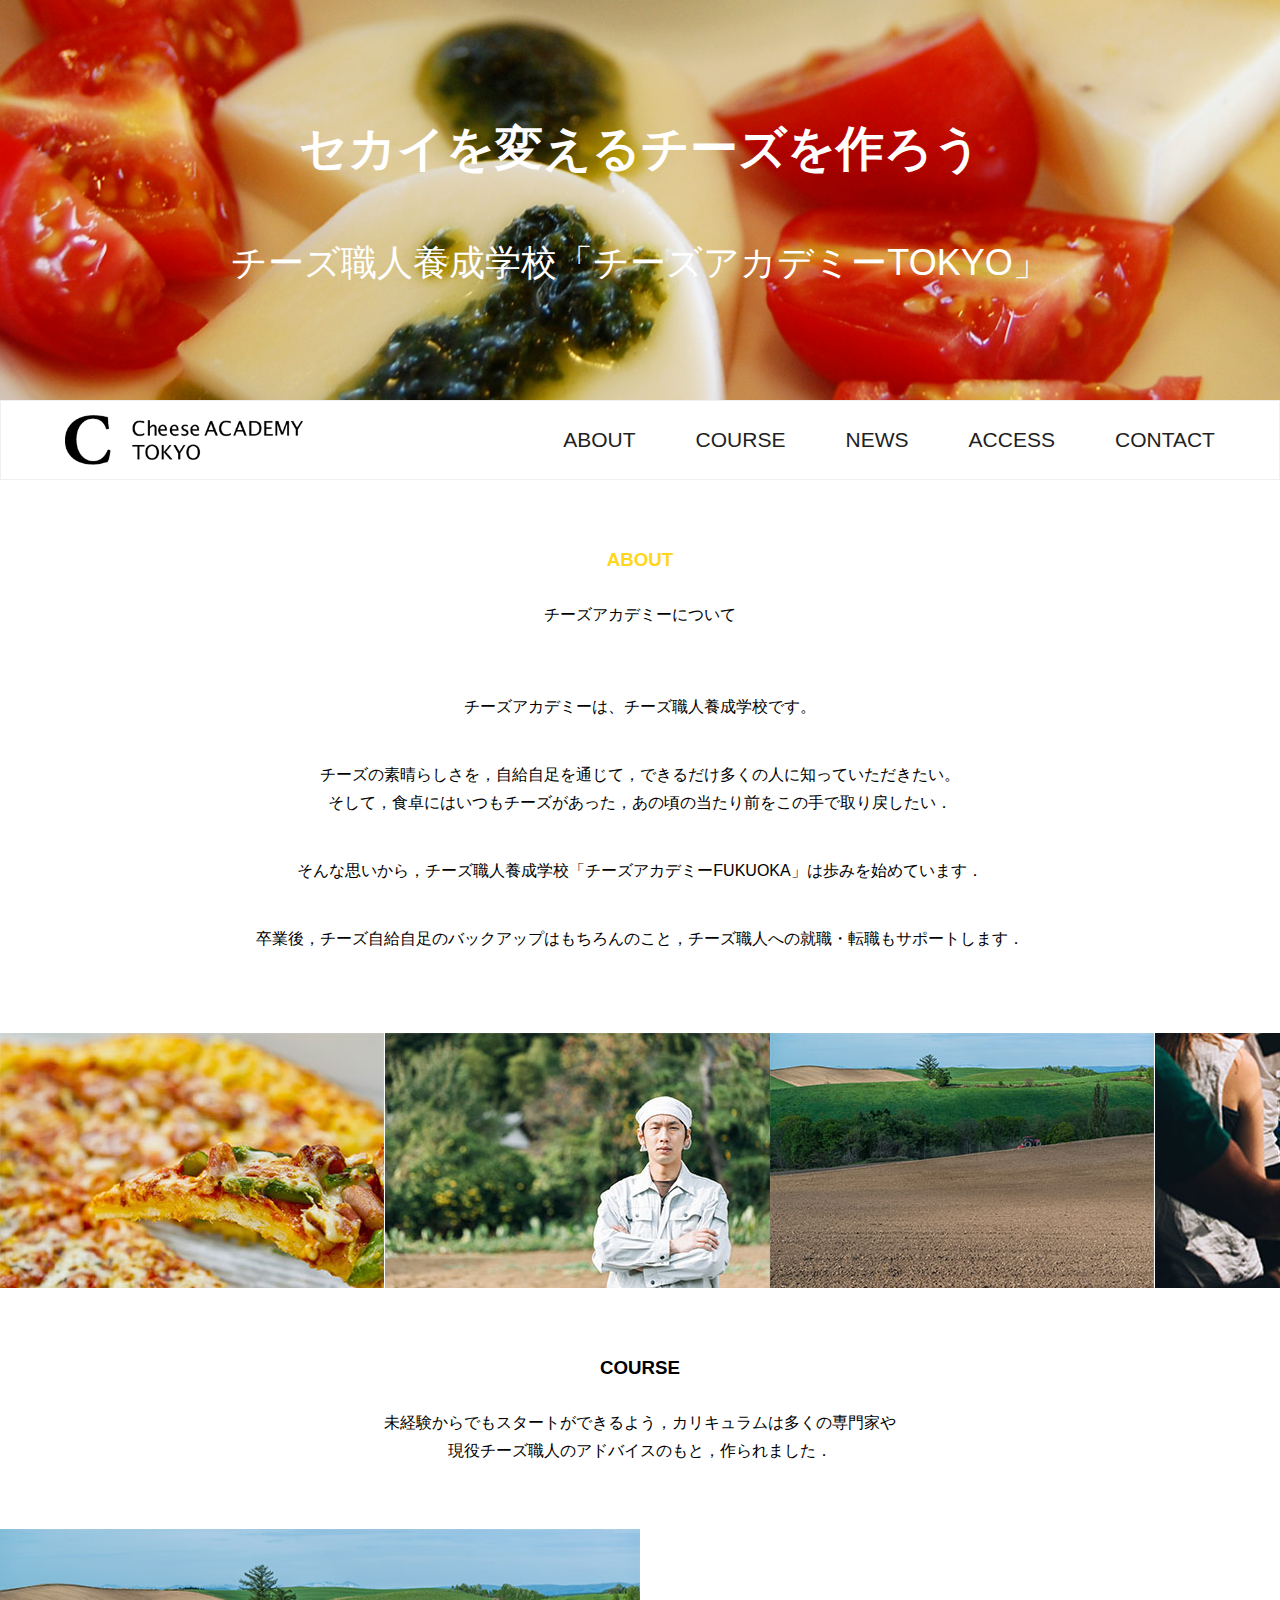
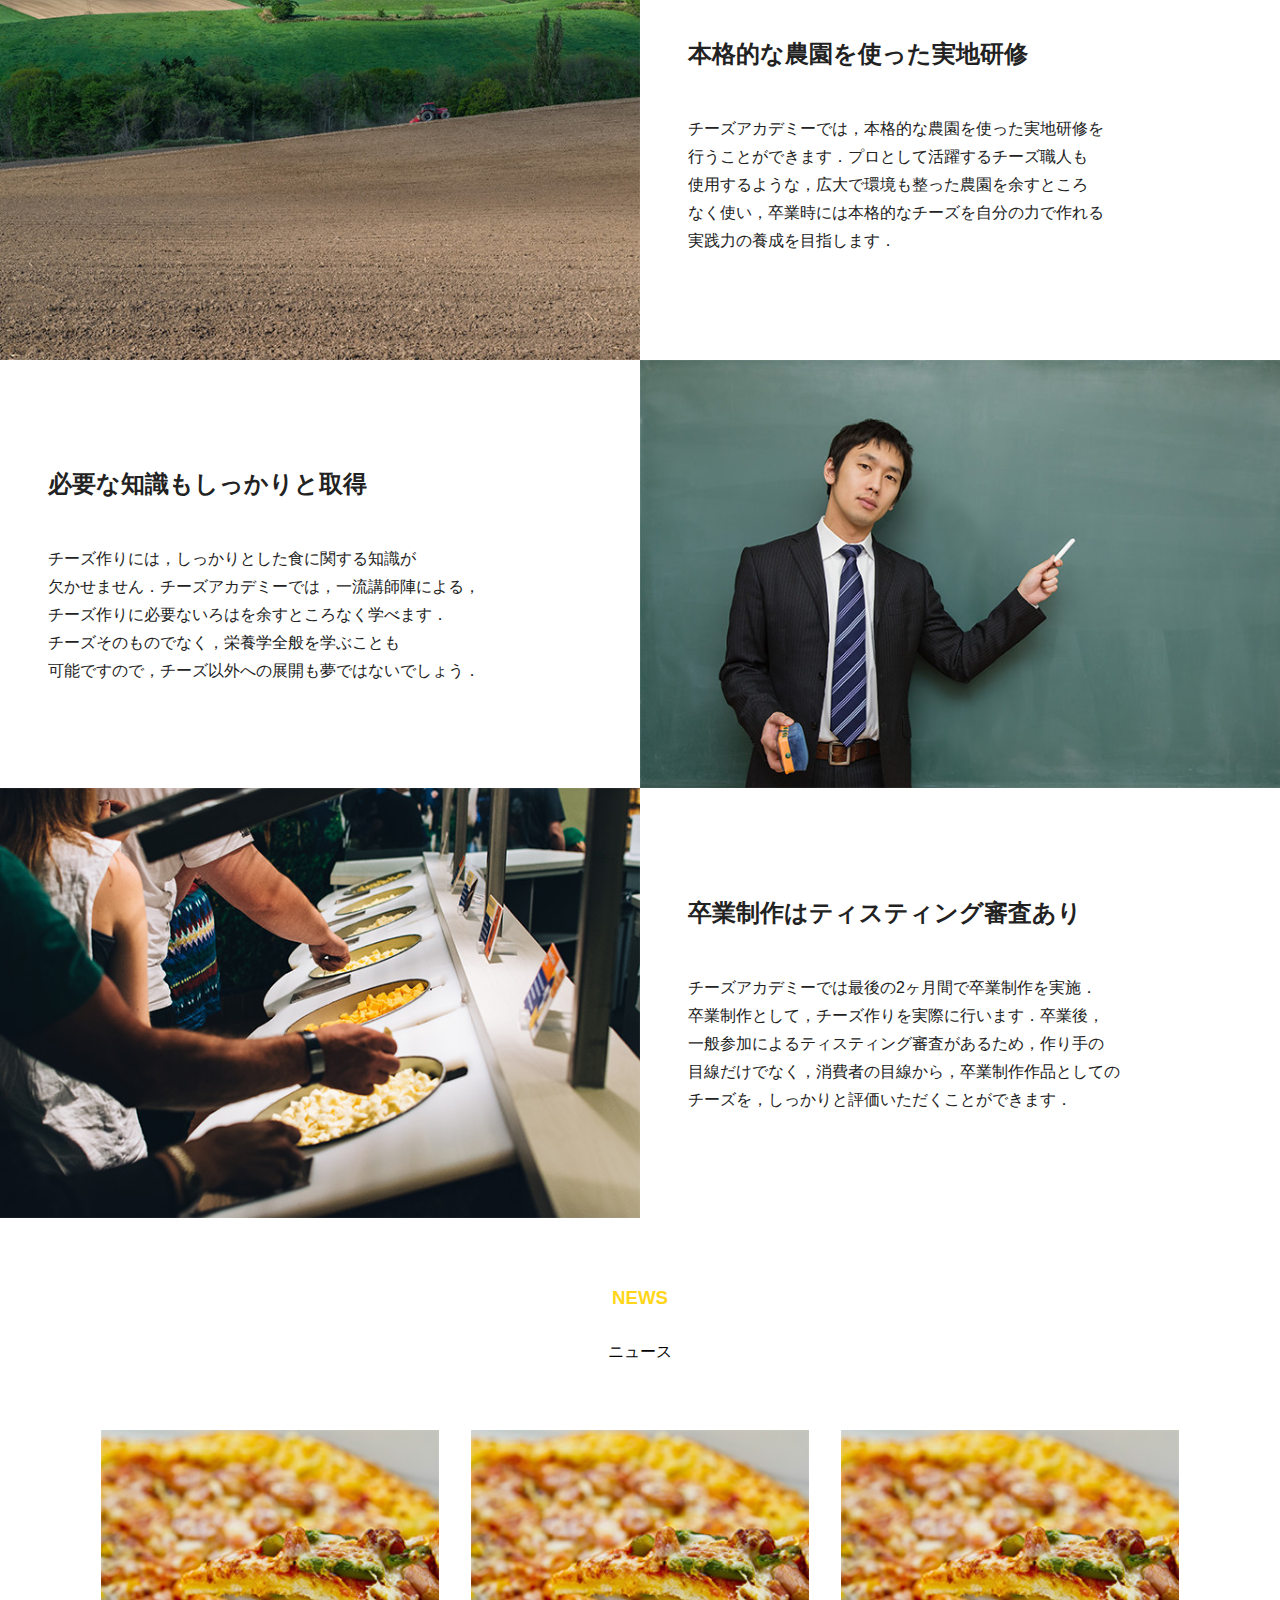
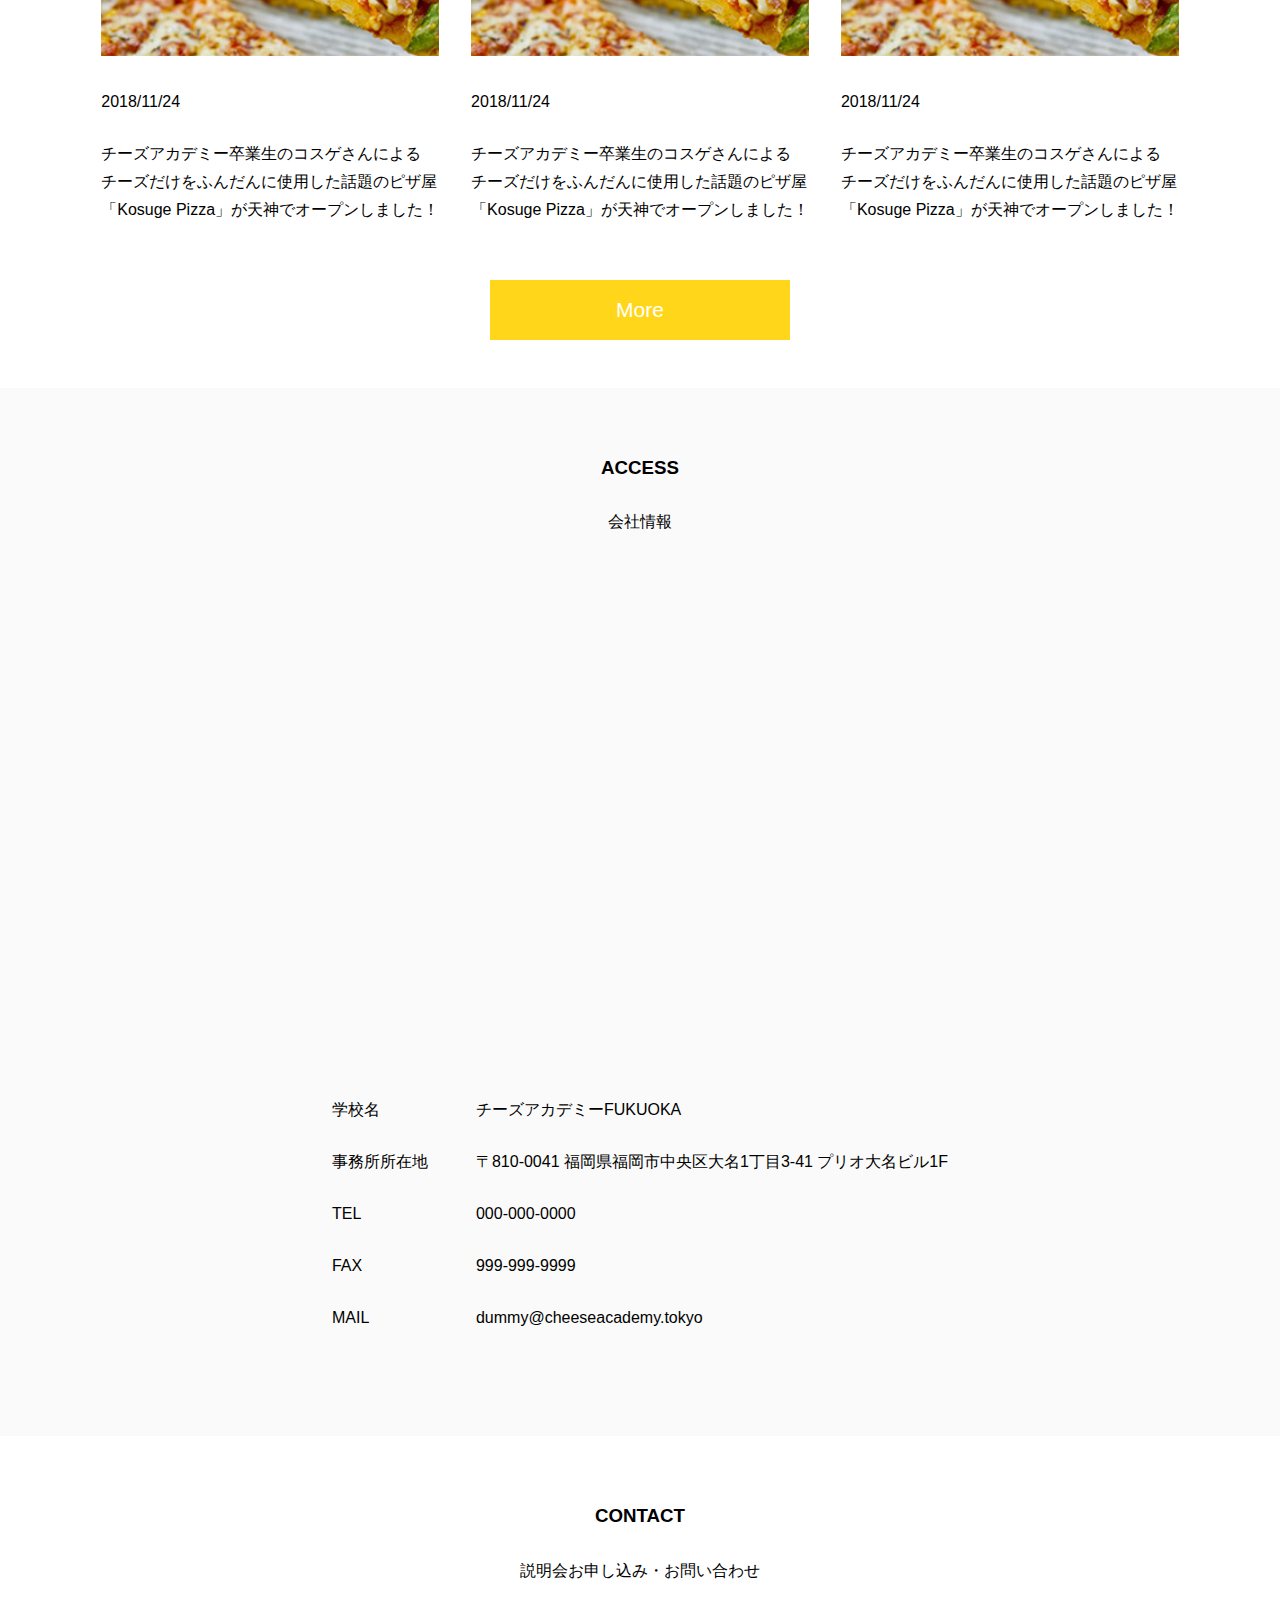
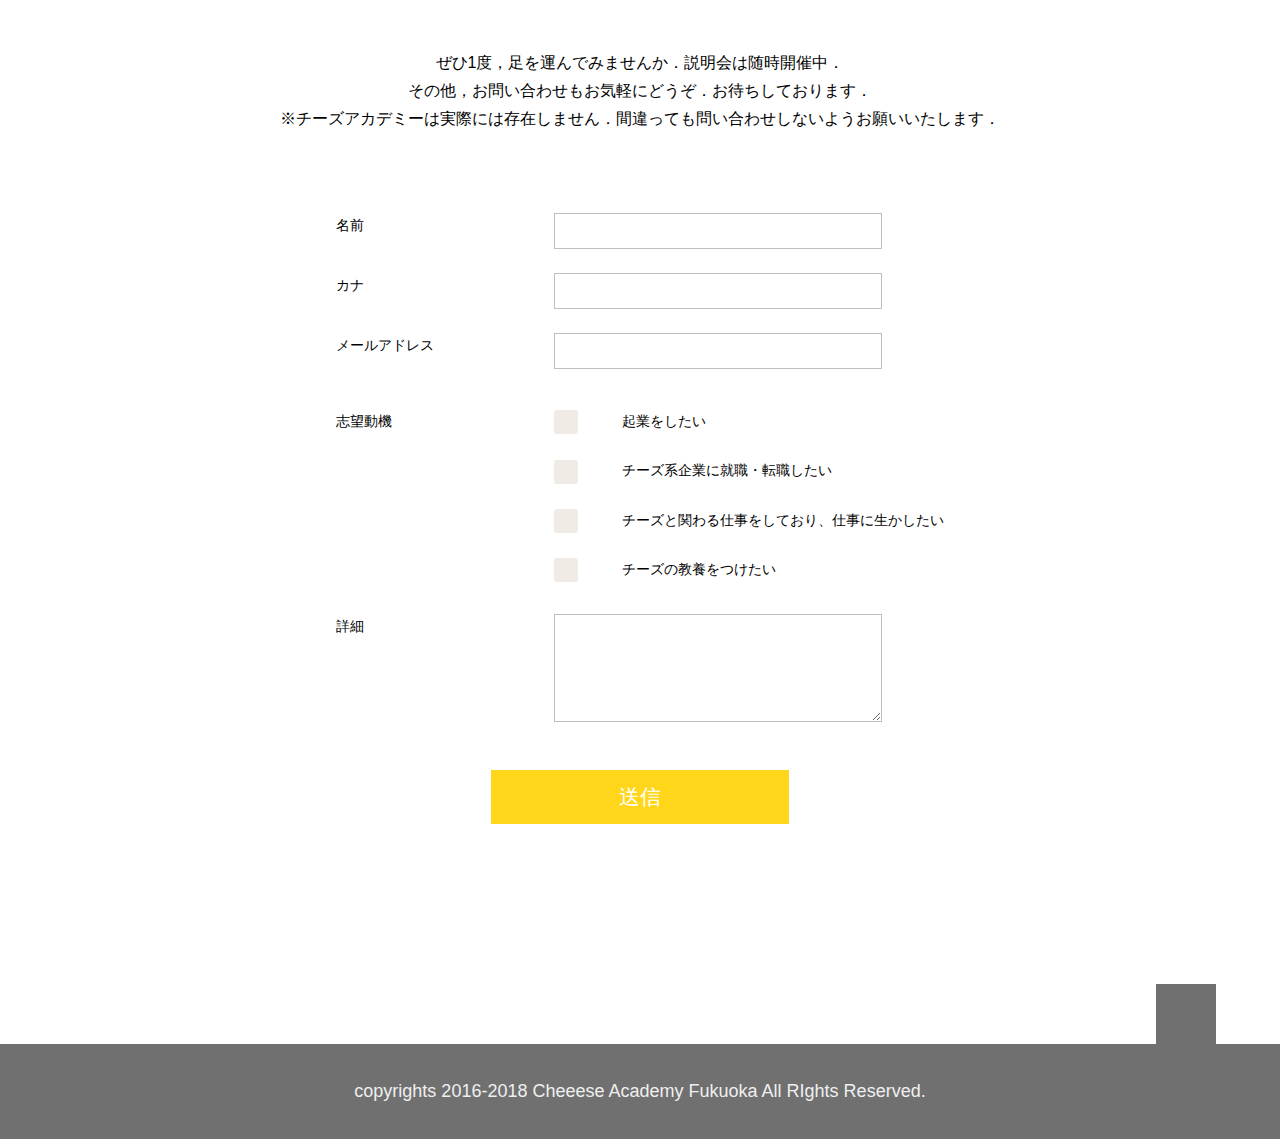
<file: index.html>
<!DOCTYPE html>
<html lang="ja">

<head>
    <meta charset="UTF-8">
    <meta name="viewport" content="width=device-width, initial-scale=1.0">
    <meta http-equiv="X-UA-Compatible" content="ie=edge">
    <title>チーズアカデミー</title>
    <meta name="description" content=“世界を変えるチーズを作ろう。チーズアカデミーは、チーズ職人を養成するための学校です。”>
    <meta property="og:title" content="チーズアカデミー">
    <meta property="og:type" content="website" />
    <meta property="og:url" content="#" />
    <meta property="og:site_name" content="チーズアカデミー" />
    <meta property="og:description" content="世界を変えるチーズを作ろう。チーズアカデミーは、チーズ職人を養成するための学校です。" />
    <meta name="format-detection" content="telephone=no">
    <link rel="canonical" href="#">
    <link rel="stylesheet" type="text/css" href="./css/reset.css" />
    <link rel="stylesheet" type="text/css" href="./css/sanitize.css" />
    <link rel="stylesheet" type="text/css" href="./css/style.css" />
    <!-- あらかじめcssを読み込んでいるので設定しなくてOK-->
    <script src="./js/main.js"></script>
</head>

<body>
    <!-- ここから記述しよう -->
    <div class="header">
        <div class="header-title">
            <div class="header-title-text">
                <h1>セカイを変えるチーズを作ろう</h1>
                <h2>チーズ職人養成学校「チーズアカデミーTOKYO」</h2>
            </div>
        </div>
        <div class="header-nav">
            <img src="./img/header_logo.png" alt="">
            <a href="#anchor-about">ABOUT</a>
            <a href="#anchor-course">COURSE</a>
            <a href="#anchor-news">NEWS</a>
            <a href="#anchor-access">ACCESS</a>
            <a href="#anchor-contact">CONTACT</a>
        </div>
    </div>

    <div class="main">
        <div class="article">
            <div class="section-header">
                <h3 class="yellow-text" id="anchor-about">ABOUT</h3>
                <H4>チーズアカデミーについて</H4>
            </div>
            <div class="section-text">
                <p>チーズアカデミーは、チーズ職人養成学校です。</p>
                <p>チーズの素晴らしさを，自給自足を通じて，できるだけ多くの人に知っていただきたい。<br>そして，食卓にはいつもチーズがあった，あの頃の当たり前をこの手で取り戻したい．</p>
                <p>そんな思いから，チーズ職人養成学校「チーズアカデミーFUKUOKA」は歩みを始めています．</p>
                <p>卒業後，チーズ自給自足のバックアップはもちろんのこと，チーズ職人への就職・転職もサポートします．</p>
            </div>
            <div class="slide-contents">
                <div class="slide-wrapper">
                    <img class="slide" src="./img/about_04.jpg" alt="">
                    <img class="slide" src="./img/about_03.jpg" alt="">
                    <img class="slide" src="./img/about_02.jpg" alt="">
                    <img class="slide" src="./img/about_01.jpg" alt="">
                </div>
                <div class="slide-wrapper">
                    <img class="slide" src="./img/about_04.jpg" alt="">
                    <img class="slide" src="./img/about_03.jpg" alt="">
                    <img class="slide" src="./img/about_02.jpg" alt="">
                    <img class="slide" src="./img/about_01.jpg" alt="">
                </div>
            </div>
            <div class="section-header">
                <h3 id="anchor-course">COURSE</h3>
                <p>未経験からでもスタートができるよう，カリキュラムは多くの専門家や<br>現役チーズ職人のアドバイスのもと，作られました．</p>
            </div>
            <div class="course-contents">

                <div class="course-row">
                    <img class="course-img" src="./img/course_01.jpg" alt="">
                    <div class="course-text">
                        <div class="corse-text-child">
                            <h3>本格的な農園を使った実地研修</h3>
                            <p>チーズアカデミーでは，本格的な農園を使った実地研修を<br>行うことができます．プロとして活躍するチーズ職人も<br>使用するような，広大で環境も整った農園を余すところ<br>なく使い，卒業時には本格的なチーズを自分の力で作れる<br>実践力の養成を目指します．</p>
                        </div>
                    </div>
                </div>

                <div class="course-row">
                    <div class="course-text">
                        <div class="corse-text-child">
                            <h3>必要な知識もしっかりと取得</h3>
                            <p>チーズ作りには，しっかりとした食に関する知識が<br>欠かせません．チーズアカデミーでは，一流講師陣による，<br>チーズ作りに必要ないろはを余すところなく学べます．<br>チーズそのものでなく，栄養学全般を学ぶことも<br>可能ですので，チーズ以外への展開も夢ではないでしょう．</p>
                        </div>
                    </div>
                    <img class="course-img" src="./img/course_02.jpg" alt="">
                </div>

                <div class="course-row">
                    <img class="course-img" src="./img/course_03.jpg" alt="">
                    <div class="course-text">
                        <div class="corse-text-child">
                            <h3>卒業制作はティスティング審査あり</h3>
                            <p>チーズアカデミーでは最後の2ヶ月間で卒業制作を実施．<br>卒業制作として，チーズ作りを実際に行います．卒業後，<br>一般参加によるティスティング審査があるため，作り手の<br>目線だけでなく，消費者の目線から，卒業制作作品としての<br>チーズを，しっかりと評価いただくことができます．</p>
                        </div>
                    </div>
                </div>
            </div>
            <div>
                <div class="section-header">
                    <h3 class="yellow-text" id="anchor-news">NEWS</h3>
                    <P>ニュース</P>
                </div>
                <div class="news-wrap">
                    <div class="news-contaner">
                        <img src="./img/news_img.jpg" alt="">
                        <p class="news-container-day">2018/11/24</p>
                        <p>チーズアカデミー卒業生のコスゲさんによる<br>チーズだけをふんだんに使用した話題のピザ屋<br>「Kosuge Pizza」が天神でオープンしました！</p>
                    </div>
                    <div class="news-contaner">
                        <img src="./img/news_img.jpg" alt="">
                        <p class="news-container-day">2018/11/24</p>
                        <p>チーズアカデミー卒業生のコスゲさんによる<br>チーズだけをふんだんに使用した話題のピザ屋<br>「Kosuge Pizza」が天神でオープンしました！</p>
                    </div>
                    <div class="news-contaner">
                        <img src="./img/news_img.jpg" alt="">
                        <p class="news-container-day">2018/11/24</p>
                        <p>チーズアカデミー卒業生のコスゲさんによる<br>チーズだけをふんだんに使用した話題のピザ屋<br>「Kosuge Pizza」が天神でオープンしました！</p>
                    </div>
                </div>
            </div>
            <div class="btn-parent">
                <button class="btn-more">More</button>
            </div>
            <div  class="access-section">
                <div class="section-header">
                    <h3 id="anchor-access">ACCESS</h3>
                    <p>会社情報</p>
                </div>
                <div class="map-parent">
                    <iframe src="https://www.google.com/maps/embed?pb=!1m18!1m12!1m3!1d3323.721219658258!2d130.3918947757757!3d33.58658684217457!2m3!1f0!2f0!3f0!3m2!1i1024!2i768!4f13.1!3m3!1m2!1s0x3541918695a762f1%3A0x4cd666427ea8220!2z44CSODEwLTAwNDEg56aP5bKh55yM56aP5bKh5biC5Lit5aSu5Yy65aSn5ZCN77yR5LiB55uu77yT4oiS77yU77yRIOODl-ODquOCquWkp-WQjeODk-ODqyAxZg!5e0!3m2!1sja!2sjp!4v1713422086085!5m2!1sja!2sjp"></iframe>
                </div>
                <div class="text-parent">
                    <div class="text-right">
                        <p>学校名</p>
                        <p>事務所所在地</p>
                        <p>TEL</p>
                        <p>FAX</p>
                        <p>MAIL</p>
                    </div>
                    <div class="text-left">
                        <p>チーズアカデミーFUKUOKA</p>
                        <p>〒810-0041 福岡県福岡市中央区大名1丁目3-41 プリオ大名ビル1F</p>
                        <p>000-000-0000</p>
                        <p>999-999-9999</p>
                        <p>dummy@cheeseacademy.tokyo</p>
                    </div>
                </div>
            </div>
            <div class="contact-section">
                <div class="section-header">
                    <h3 id="anchor-contact">CONTACT</h3>
                    <p>説明会お申し込み・お問い合わせ</p>
                </div>
                <div class="contents">
                    <p class="contents-p">ぜひ1度，足を運んでみませんか．説明会は随時開催中．<br>その他，お問い合わせもお気軽にどうぞ．お待ちしております．</p>
                    <p>※チーズアカデミーは実際には存在しません．間違っても問い合わせしないようお願いいたします．</p>
                </div>

                <!-- フォームタグにテーブルを入れて作成する -->
                <div class="contact">
                    <form action="">
                        <table class="contact-table">
                            <tr>
                                <th class="table-title">名前</th>
                                <td class="table-value">
                                    <input type="text" class="text-form" id="inp-name">
                                </td>
                            </tr>
                            <tr>
                                <th class="table-title">カナ</th>
                                <td class="table-value">
                                    <input type="text" class="text-form" id="inp-kana">
                                </td>
                            </tr>
                            <tr>
                                <th class="table-title">メールアドレス</th>
                                <td class="table-value">
                                    <input type="text" class="text-form" id="inp-mail">
                                </td>
                            </tr>
                            <tr>
                                <th class="table-title">志望動機</th>
                                <td class="table-value">
                                    <label class="motive-label" for="" id="inp-startup">
                                        <input type="checkbox">
                                        <span>起業をしたい</span>
                                    </label>
                                    <label class="motive-label" for="" id="inp-changejob">
                                        <input type="checkbox">
                                        <span>チーズ系企業に就職・転職したい</span>
                                    </label>
                                    <label class="motive-label" for="" id="inp-skill">
                                        <input type="checkbox">
                                        <span>チーズと関わる仕事をしており、仕事に生かしたい</span>
                                    </label>
                                    <label class="motive-label" for=""v id="inp-education">
                                        <input type="checkbox">
                                        <span>チーズの教養をつけたい</span>
                                    </label>
                                </td>
                            </tr>
                            <tr>
                                <th class="table-title">詳細</th>
                                <td class="table-value">
                                    <textarea name="" id="inp-txtarea" cols="30" rows="10"></textarea>
                                </td>
                            </tr>
                        </table>
                    </form>
                </div>
                <!-- フォームタグはここまで ーーーーーーーー-->

                <div class="btn-parent">
                    <button id="btn-send" onclick="location.href='./game/game.html'">送信</button>
                </div>
            </div>
        </div>
    </div>

    <div class="anchor">
        <a href="#" class="anchor-btn"></a>
    </div>
    <div class="footer">
        <p>copyrights 2016-2018 Cheeese Academy Fukuoka All RIghts Reserved.</p>
    </div>
    <!-- <div class="last">
        <button id="last-btn" onclick="location.href='index2.html'">開始ボタン</button>
    </div> -->

</body>

</html>
</file>
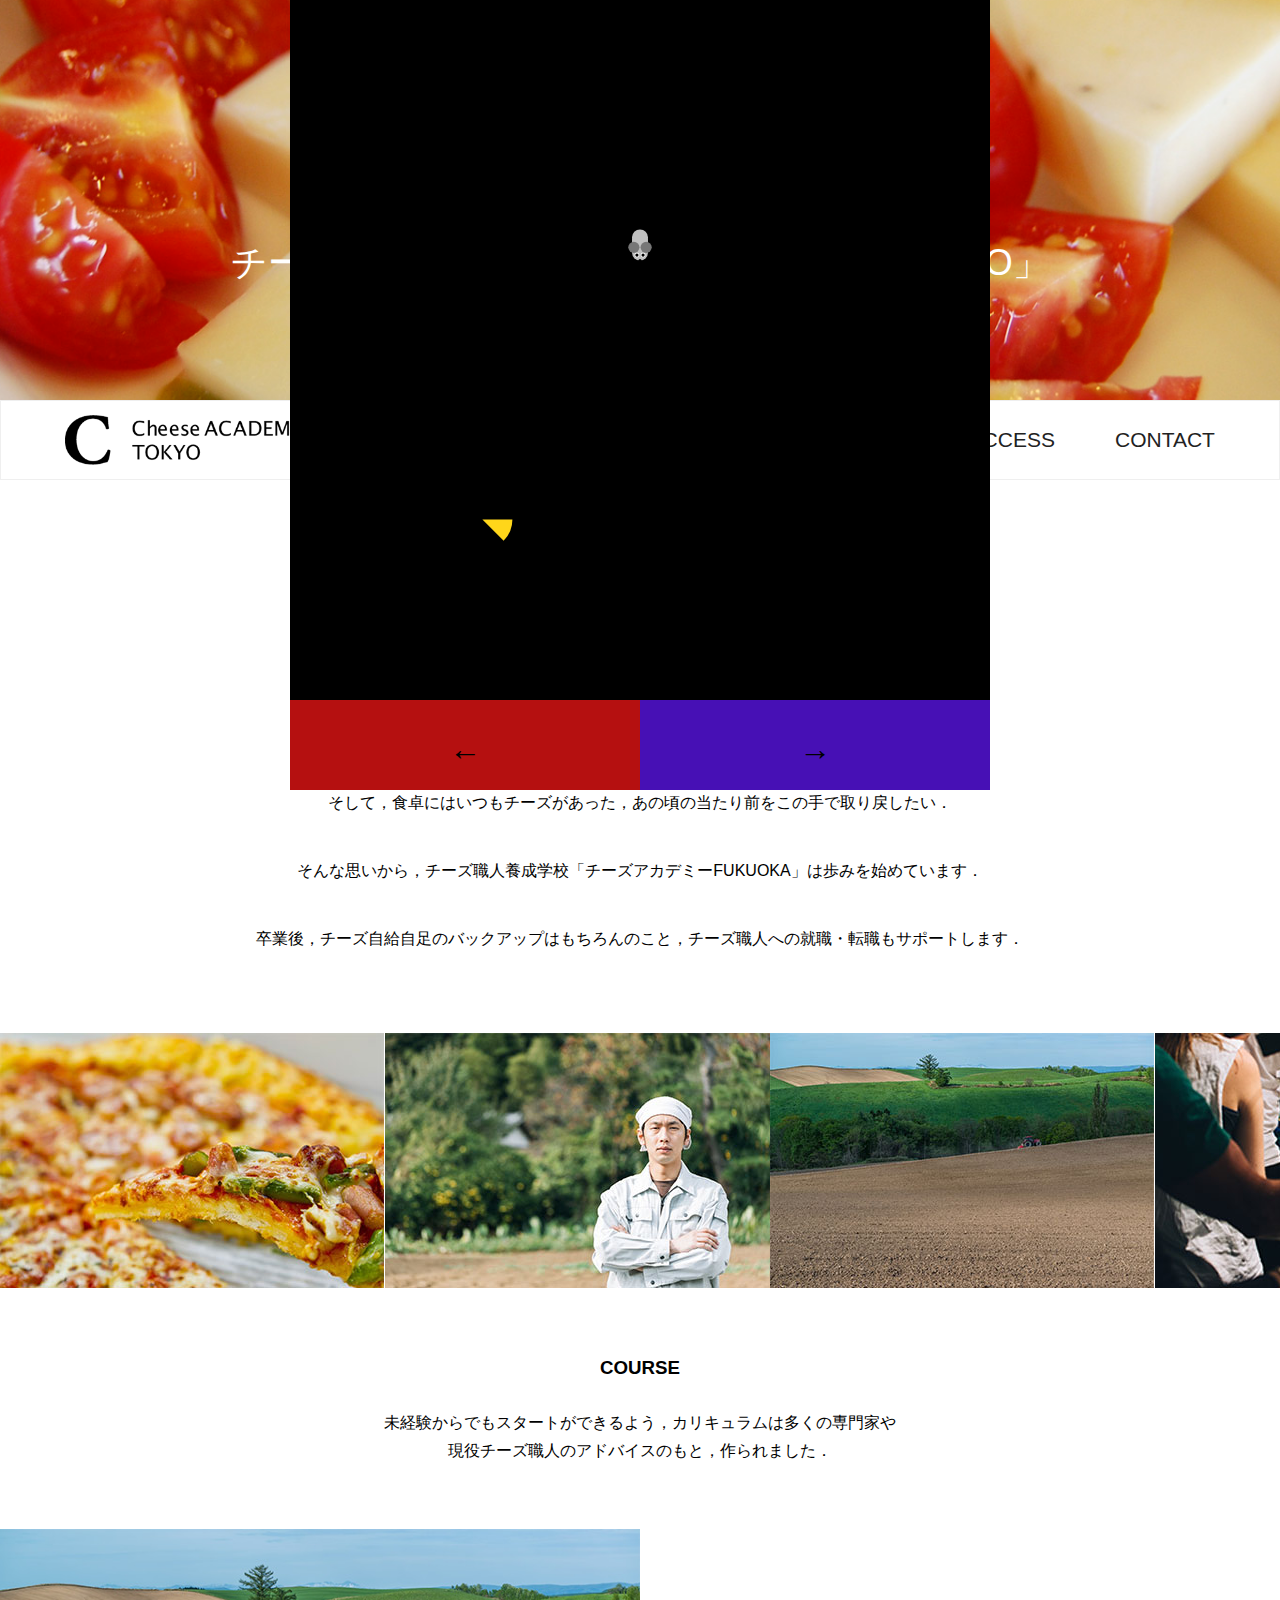
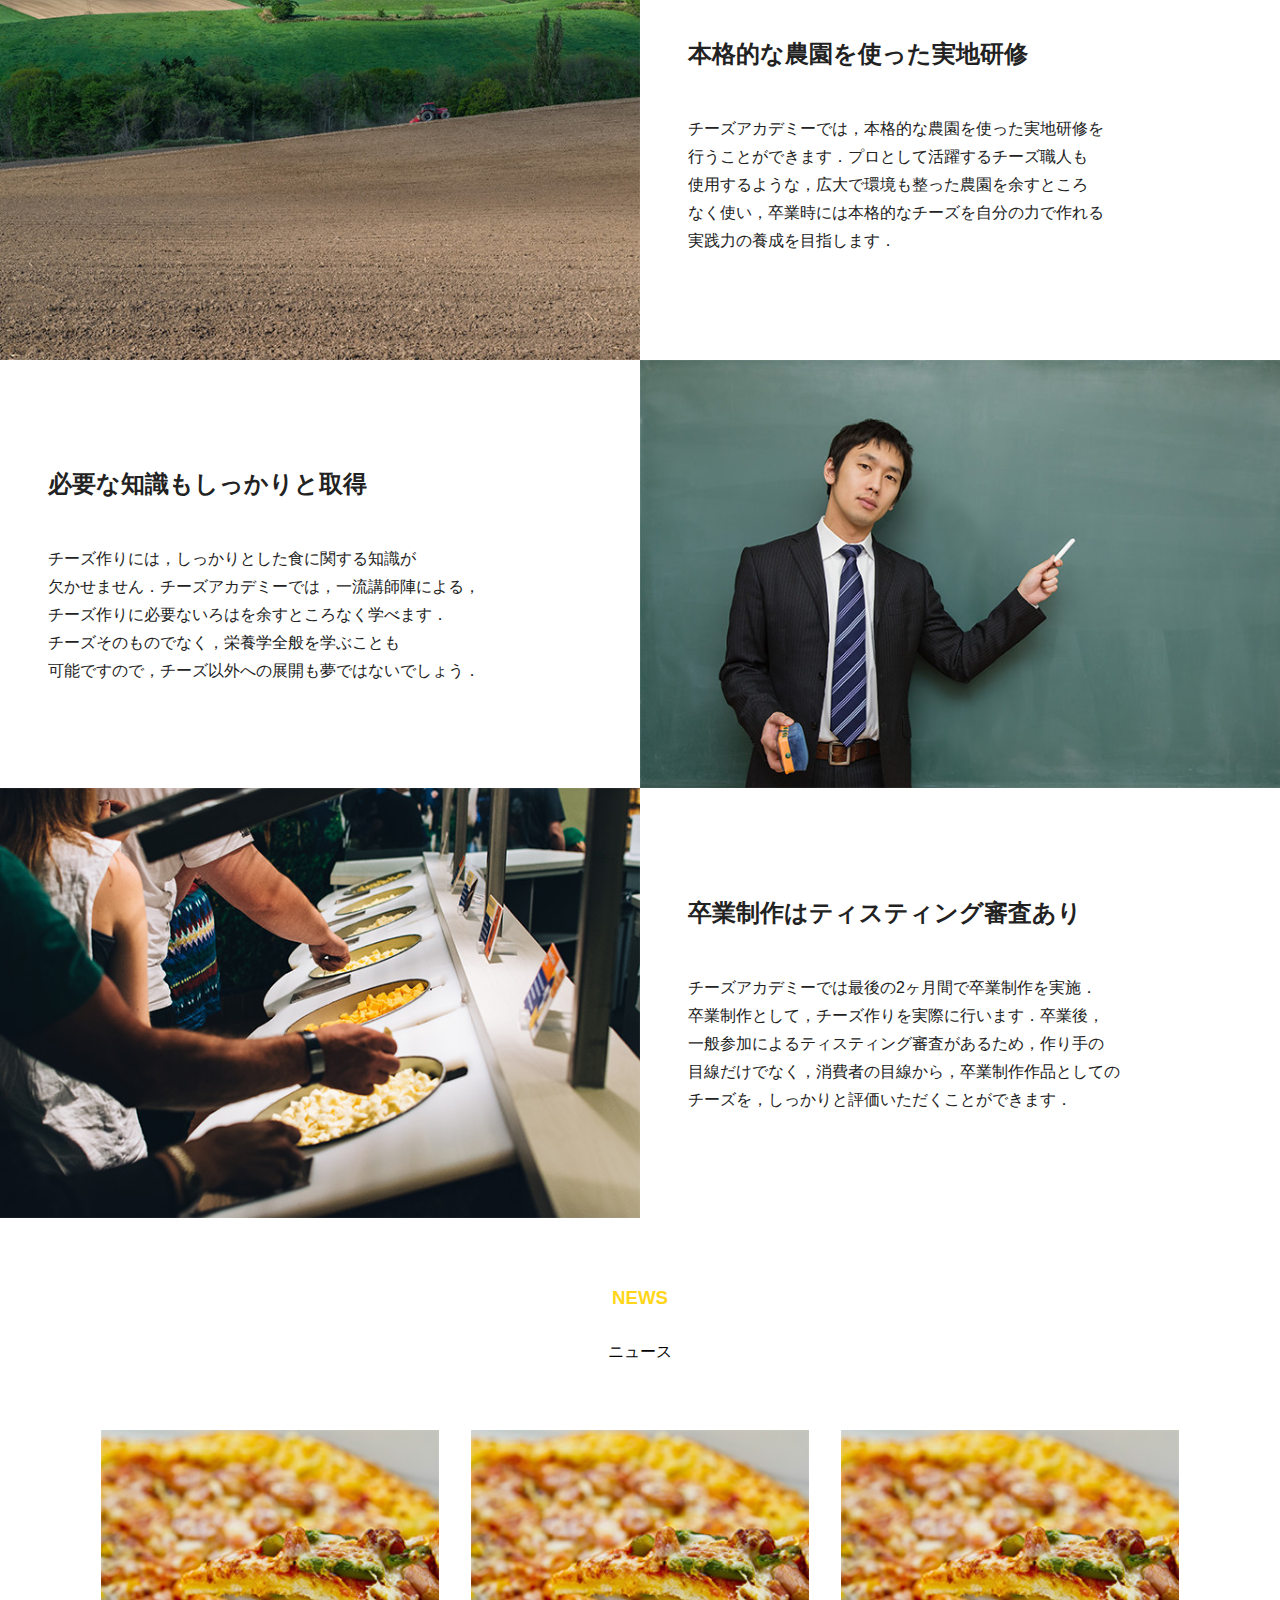
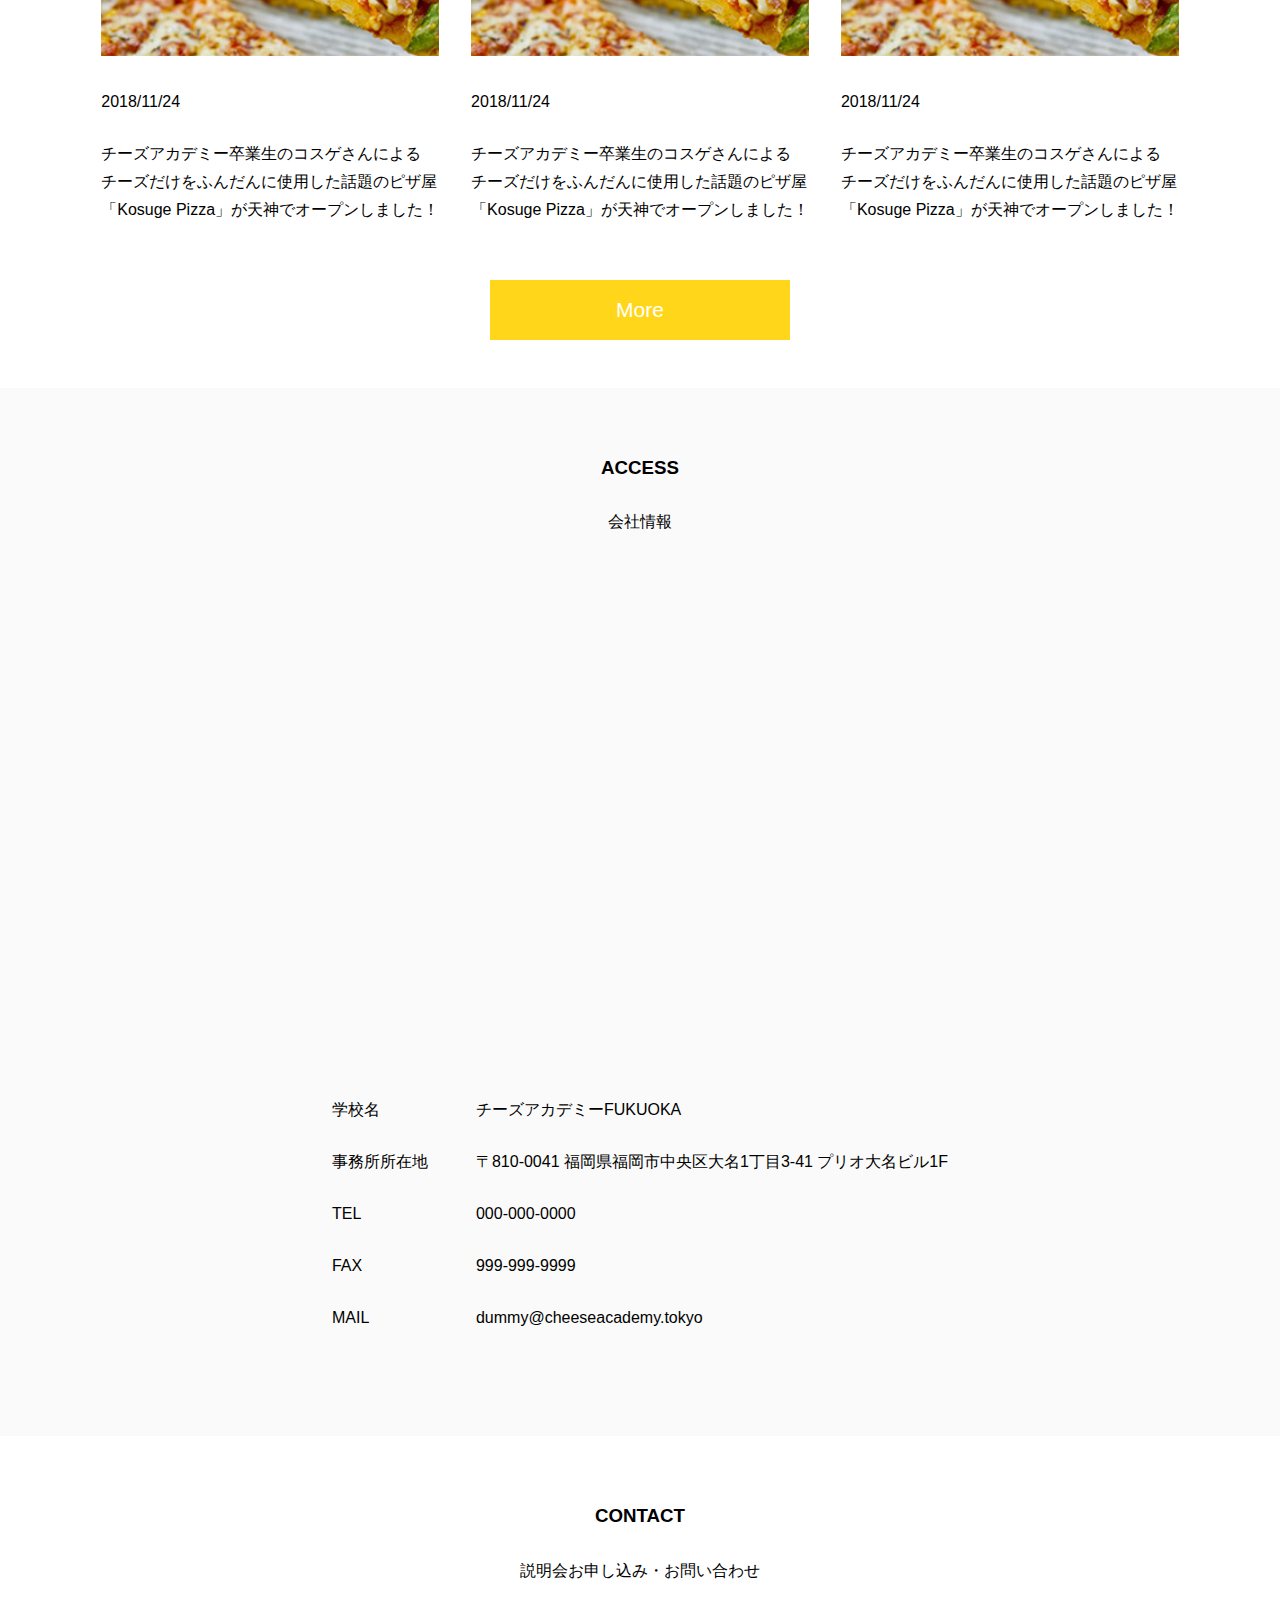
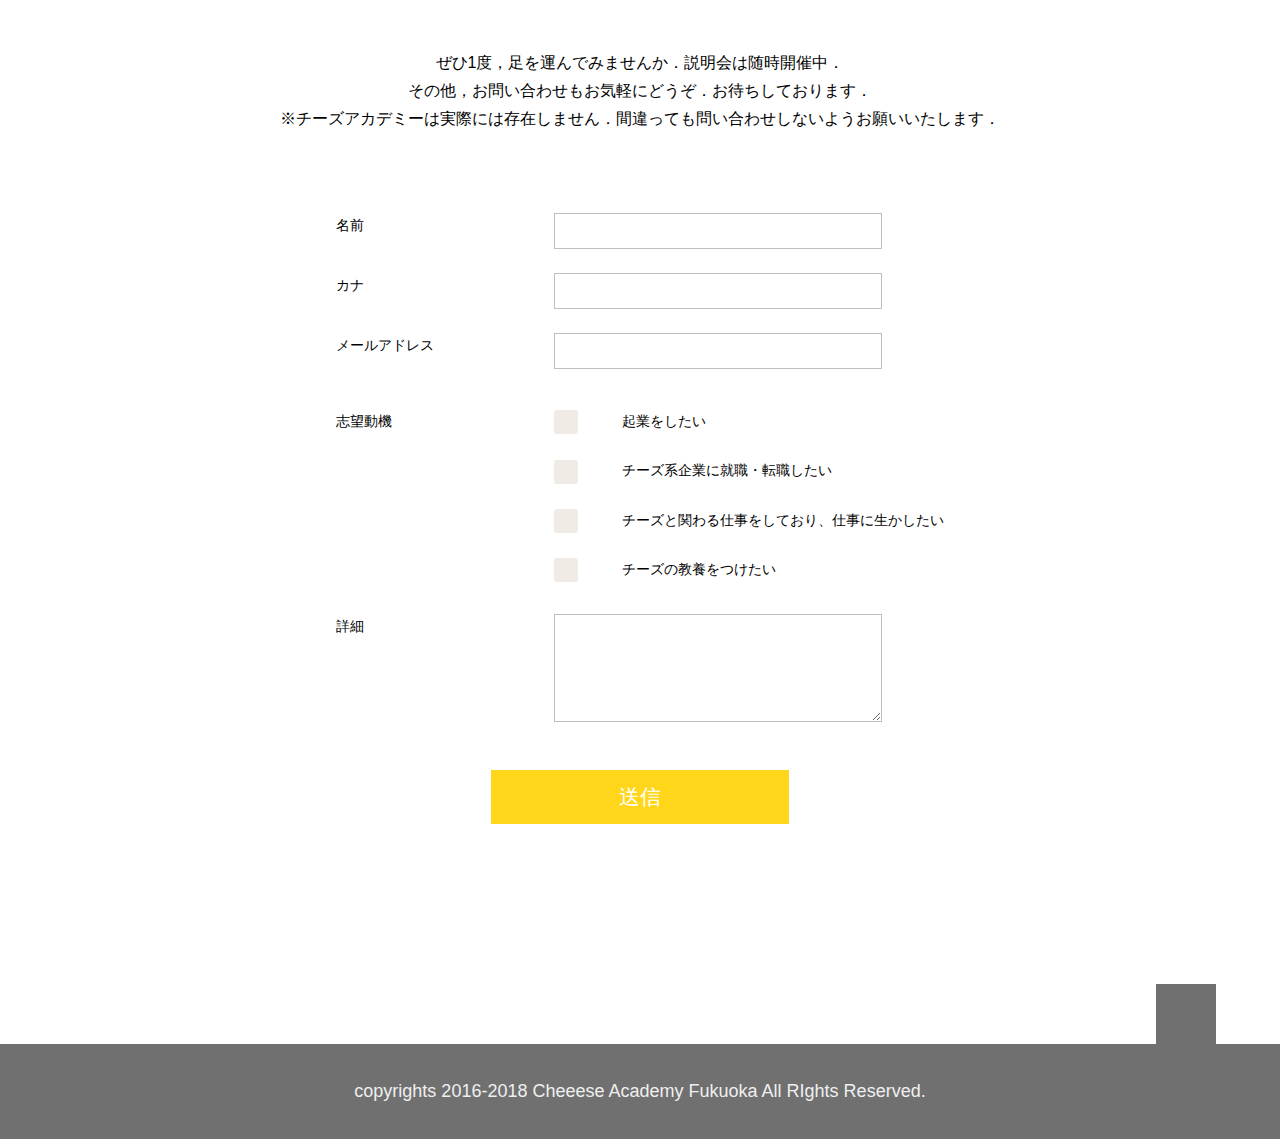
<file: index2.html>
<!DOCTYPE html>
<html lang="ja">

<head>
    <meta charset="UTF-8">
    <meta name="viewport" content="width=device-width, initial-scale=1.0">
    <meta http-equiv="X-UA-Compatible" content="ie=edge">
    <title>チーズアカデミー</title>
    <meta name="description" content=“世界を変えるチーズを作ろう。チーズアカデミーは、チーズ職人を養成するための学校です。”>
    <meta property="og:title" content="チーズアカデミー">
    <meta property="og:type" content="website" />
    <meta property="og:url" content="#" />
    <meta property="og:site_name" content="チーズアカデミー" />
    <meta property="og:description" content="世界を変えるチーズを作ろう。チーズアカデミーは、チーズ職人を養成するための学校です。" />
    <meta name="format-detection" content="telephone=no">
    <link rel="canonical" href="#">
    <link rel="stylesheet" type="text/css" href="css/reset.css" />
    <link rel="stylesheet" type="text/css" href="css/sanitize.css" />
    <link rel="stylesheet" type="text/css" href="css/style.css" />
    <!-- あらかじめcssを読み込んでいるので設定しなくてOK-->
    <script src="./js/main.js"></script>
</head>

<body>
    <!-- ここから記述しよう -->
    <div class="header">
        <div class="header-title">
            <div class="header-title-text">
                <h1>セカイを変えるチーズを作ろう</h1>
                <h2>チーズ職人養成学校「チーズアカデミーTOKYO」</h2>
            </div>
        </div>
        <div class="header-nav">
            <img src="./img/header_logo.png" alt="">
            <a href="#anchor-about">ABOUT</a>
            <a href="#anchor-course">COURSE</a>
            <a href="#anchor-news">NEWS</a>
            <a href="#anchor-access">ACCESS</a>
            <a href="#anchor-contact">CONTACT</a>
        </div>
    </div>

    <div class="main">
        <div class="article">
            <div class="section-header">
                <h3 class="yellow-text" id="anchor-about">ABOUT</h3>
                <H4>チーズアカデミーについて</H4>
            </div>
            <div class="section-text">
                <p>チーズアカデミーは、チーズ職人養成学校です。</p>
                <p>チーズの素晴らしさを，自給自足を通じて，できるだけ多くの人に知っていただきたい。<br>そして，食卓にはいつもチーズがあった，あの頃の当たり前をこの手で取り戻したい．</p>
                <p>そんな思いから，チーズ職人養成学校「チーズアカデミーFUKUOKA」は歩みを始めています．</p>
                <p>卒業後，チーズ自給自足のバックアップはもちろんのこと，チーズ職人への就職・転職もサポートします．</p>
            </div>
            <div class="slide-contents">
                <div class="slide-wrapper">
                    <img class="slide" src="./img/about_04.jpg" alt="">
                    <img class="slide" src="./img/about_03.jpg" alt="">
                    <img class="slide" src="./img/about_02.jpg" alt="">
                    <img class="slide" src="./img/about_01.jpg" alt="">
                </div>
                <div class="slide-wrapper">
                    <img class="slide" src="./img/about_04.jpg" alt="">
                    <img class="slide" src="./img/about_03.jpg" alt="">
                    <img class="slide" src="./img/about_02.jpg" alt="">
                    <img class="slide" src="./img/about_01.jpg" alt="">
                </div>
            </div>
            <div class="section-header">
                <h3 id="anchor-course">COURSE</h3>
                <p>未経験からでもスタートができるよう，カリキュラムは多くの専門家や<br>現役チーズ職人のアドバイスのもと，作られました．</p>
            </div>
            <div class="course-contents">

                <div class="course-row">
                    <img class="course-img" src="./img/course_01.jpg" alt="">
                    <div class="course-text">
                        <div class="corse-text-child">
                            <h3>本格的な農園を使った実地研修</h3>
                            <p>チーズアカデミーでは，本格的な農園を使った実地研修を<br>行うことができます．プロとして活躍するチーズ職人も<br>使用するような，広大で環境も整った農園を余すところ<br>なく使い，卒業時には本格的なチーズを自分の力で作れる<br>実践力の養成を目指します．</p>
                        </div>
                    </div>
                </div>

                <div class="course-row">
                    <div class="course-text">
                        <div class="corse-text-child">
                            <h3>必要な知識もしっかりと取得</h3>
                            <p>チーズ作りには，しっかりとした食に関する知識が<br>欠かせません．チーズアカデミーでは，一流講師陣による，<br>チーズ作りに必要ないろはを余すところなく学べます．<br>チーズそのものでなく，栄養学全般を学ぶことも<br>可能ですので，チーズ以外への展開も夢ではないでしょう．</p>
                        </div>
                    </div>
                    <img class="course-img" src="./img/course_02.jpg" alt="">
                </div>

                <div class="course-row">
                    <img class="course-img" src="./img/course_03.jpg" alt="">
                    <div class="course-text">
                        <div class="corse-text-child">
                            <h3>卒業制作はティスティング審査あり</h3>
                            <p>チーズアカデミーでは最後の2ヶ月間で卒業制作を実施．<br>卒業制作として，チーズ作りを実際に行います．卒業後，<br>一般参加によるティスティング審査があるため，作り手の<br>目線だけでなく，消費者の目線から，卒業制作作品としての<br>チーズを，しっかりと評価いただくことができます．</p>
                        </div>
                    </div>
                </div>
            </div>
            <div>
                <div class="section-header">
                    <h3 class="yellow-text" id="anchor-news">NEWS</h3>
                    <P>ニュース</P>
                </div>
                <div class="news-wrap">
                    <div class="news-contaner">
                        <img src="./img/news_img.jpg" alt="">
                        <p class="news-container-day">2018/11/24</p>
                        <p>チーズアカデミー卒業生のコスゲさんによる<br>チーズだけをふんだんに使用した話題のピザ屋<br>「Kosuge Pizza」が天神でオープンしました！</p>
                    </div>
                    <div class="news-contaner">
                        <img src="./img/news_img.jpg" alt="">
                        <p class="news-container-day">2018/11/24</p>
                        <p>チーズアカデミー卒業生のコスゲさんによる<br>チーズだけをふんだんに使用した話題のピザ屋<br>「Kosuge Pizza」が天神でオープンしました！</p>
                    </div>
                    <div class="news-contaner">
                        <img src="./img/news_img.jpg" alt="">
                        <p class="news-container-day">2018/11/24</p>
                        <p>チーズアカデミー卒業生のコスゲさんによる<br>チーズだけをふんだんに使用した話題のピザ屋<br>「Kosuge Pizza」が天神でオープンしました！</p>
                    </div>
                </div>
            </div>
            <div class="btn-parent">
                <button class="btn-more">More</button>
            </div>
            <div  class="access-section">
                <div class="section-header">
                    <h3 id="anchor-access">ACCESS</h3>
                    <p>会社情報</p>
                </div>
                <div class="map-parent">
                    <iframe src="https://www.google.com/maps/embed?pb=!1m18!1m12!1m3!1d3323.721219658258!2d130.3918947757757!3d33.58658684217457!2m3!1f0!2f0!3f0!3m2!1i1024!2i768!4f13.1!3m3!1m2!1s0x3541918695a762f1%3A0x4cd666427ea8220!2z44CSODEwLTAwNDEg56aP5bKh55yM56aP5bKh5biC5Lit5aSu5Yy65aSn5ZCN77yR5LiB55uu77yT4oiS77yU77yRIOODl-ODquOCquWkp-WQjeODk-ODqyAxZg!5e0!3m2!1sja!2sjp!4v1713422086085!5m2!1sja!2sjp"></iframe>
                </div>
                <div class="text-parent">
                    <div class="text-right">
                        <p>学校名</p>
                        <p>事務所所在地</p>
                        <p>TEL</p>
                        <p>FAX</p>
                        <p>MAIL</p>
                    </div>
                    <div class="text-left">
                        <p>チーズアカデミーFUKUOKA</p>
                        <p>〒810-0041 福岡県福岡市中央区大名1丁目3-41 プリオ大名ビル1F</p>
                        <p>000-000-0000</p>
                        <p>999-999-9999</p>
                        <p>dummy@cheeseacademy.tokyo</p>
                    </div>
                </div>
            </div>
            <div class="contact-section">
                <div class="section-header">
                    <h3 id="anchor-contact">CONTACT</h3>
                    <p>説明会お申し込み・お問い合わせ</p>
                </div>
                <div class="contents">
                    <p class="contents-p">ぜひ1度，足を運んでみませんか．説明会は随時開催中．<br>その他，お問い合わせもお気軽にどうぞ．お待ちしております．</p>
                    <p>※チーズアカデミーは実際には存在しません．間違っても問い合わせしないようお願いいたします．</p>
                </div>

                <!-- フォームタグにテーブルを入れて作成する -->
                <div class="contact">
                    <form action="">
                        <table class="contact-table">
                            <tr>
                                <th class="table-title">名前</th>
                                <td class="table-value">
                                    <input type="text" class="text-form" id="inp-name">
                                </td>
                            </tr>
                            <tr>
                                <th class="table-title">カナ</th>
                                <td class="table-value">
                                    <input type="text" class="text-form" id="inp-kana">
                                </td>
                            </tr>
                            <tr>
                                <th class="table-title">メールアドレス</th>
                                <td class="table-value">
                                    <input type="text" class="text-form" id="inp-mail">
                                </td>
                            </tr>
                            <tr>
                                <th class="table-title">志望動機</th>
                                <td class="table-value">
                                    <label class="motive-label" for="" id="inp-startup">
                                        <input type="checkbox">
                                        <span>起業をしたい</span>
                                    </label>
                                    <label class="motive-label" for="" id="inp-changejob">
                                        <input type="checkbox">
                                        <span>チーズ系企業に就職・転職したい</span>
                                    </label>
                                    <label class="motive-label" for="" id="inp-skill">
                                        <input type="checkbox">
                                        <span>チーズと関わる仕事をしており、仕事に生かしたい</span>
                                    </label>
                                    <label class="motive-label" for=""v id="inp-education">
                                        <input type="checkbox">
                                        <span>チーズの教養をつけたい</span>
                                    </label>
                                </td>
                            </tr>
                            <tr>
                                <th class="table-title">詳細</th>
                                <td class="table-value">
                                    <textarea name="" id="inp-txtarea" cols="30" rows="10"></textarea>
                                </td>
                            </tr>
                        </table>
                    </form>
                </div>
                <!-- フォームタグはここまで ーーーーーーーー-->

                <div class="btn-parent">
                    <button id="btn-send">送信</button>
                </div>
            </div>
        </div>
    </div>

    <div class="anchor">
        <a href="#" class="anchor-btn"></a>
    </div>
    <div class="footer">
        <p>copyrights 2016-2018 Cheeese Academy Fukuoka All RIghts Reserved.</p>
    </div>
    <div class="game">
      <div class="sketch">
          <canvas width="700" height="700" id="canvas"></canvas>
      </div>
      <div class="btn_parent">
          <div id="left">
            <h1>←</h1>
          </div>
          <div id="right">
            <h1>→</h1>
          </div>
      </div>
    </div>

</body>

</html>
</file>
<file: css/sanitize.css>
/*! sanitize.css v4.0.0 | CC0 License | github.com/10up/sanitize.css */

/* Display definitions
   ========================================================================== */

/**
 * Add the correct display in IE 9-.
 * 1. Add the correct display in Edge, IE, and Firefox.
 * 2. Add the correct display in IE.
 */

article,
aside,
details, /* 1 */
figcaption,
figure,
footer,
header,
main, /* 2 */
menu,
nav,
section,
summary { /* 1 */
	display: block;
}

/**
 * Add the correct display in IE 9-.
 */

audio,
canvas,
progress,
video {
	display: inline-block;
}

/**
 * Add the correct display in iOS 4-7.
 */

audio:not([controls]) {
	display: none;
	height: 0;
}

/**
 * Add the correct display in IE 10-.
 * 1. Add the correct display in IE.
 */

template, /* 1 */
[hidden] {
	display: none;
}

/* Elements of HTML (https://www.w3.org/TR/html5/semantics.html)
   ========================================================================== */

/**
 * 1. Remove repeating backgrounds in all browsers (opinionated).
 * 2. Add box sizing inheritence in all browsers (opinionated).
 */

*,
::before,
::after {
	background-repeat: no-repeat; /* 1 */
	box-sizing: inherit; /* 2 */
}

/**
 * 1. Add text decoration inheritance in all browsers (opinionated).
 * 2. Add vertical alignment inheritence in all browsers (opinionated).
 */

::before,
::after {
	text-decoration: inherit; /* 1 */
	vertical-align: inherit; /* 2 */
}

/**
 * 1. Add border box sizing in all browsers (opinionated).
 * 2. Add the default cursor in all browsers (opinionated).
 * 3. Add a flattened line height in all browsers (opinionated).
 * 4. Prevent font size adjustments after orientation changes in IE and iOS.
 */

html {
	box-sizing: border-box; /* 1 */
	cursor: default; /* 2 */
	font-family: sans-serif; /* 3 */
	line-height: 1.5; /* 3 */
	-ms-text-size-adjust: 100%; /* 4 */
	-webkit-text-size-adjust: 100%; /* 5 */
}

/* Sections (https://www.w3.org/TR/html5/sections.html)
   ========================================================================== */

/**
 * Remove the margin in all browsers (opinionated).
 */

body {
	margin: 0;
}

/**
 * Correct the font sizes and margins on `h1` elements within
 * `section` and `article` contexts in Chrome, Firefox, and Safari.
 */

h1 {
	font-size: 2em;
	margin: .67em 0;
}

/* Grouping content (https://www.w3.org/TR/html5/grouping-content.html)
   ========================================================================== */

/**
 * 1. Correct font sizing inheritance and scaling in all browsers.
 * 2. Correct the odd `em` font sizing in all browsers.
 */

code,
kbd,
pre,
samp {
	font-family: monospace, monospace; /* 1 */
	font-size: 1em; /* 2 */
}

/**
 * 1. Correct the height in Firefox.
 * 2. Add visible overflow in Edge and IE.
 */

hr {
	height: 0; /* 1 */
	overflow: visible; /* 2 */
}

/**
 * Remove the list style on navigation lists in all browsers (opinionated).
 */

nav ol,
nav ul {
	list-style: none;
}

/* Text-level semantics
   ========================================================================== */

/**
 * 1. Add a bordered underline effect in all browsers.
 * 2. Remove text decoration in Firefox 40+.
 */

abbr[title] {
	border-bottom: 1px dotted; /* 1 */
	text-decoration: none; /* 2 */
}

/**
 * Prevent the duplicate application of `bolder` by the next rule in Safari 6.
 */

b,
strong {
	font-weight: inherit;
}

/**
 * Add the correct font weight in Chrome, Edge, and Safari.
 */

b,
strong {
	font-weight: bolder;
}

/**
 * Add the correct font style in Android 4.3-.
 */

dfn {
	font-style: italic;
}

/**
 * Add the correct colors in IE 9-.
 */

mark {
	background-color: #ffff00;
	color: #000000;
}

/**
 * Add the correct vertical alignment in Chrome, Firefox, and Opera.
 */

progress {
	vertical-align: baseline;
}

/**
 * Correct the font size in all browsers.
 */

small {
	font-size: 83.3333%;
}

/**
 * Change the positioning on superscript and subscript elements
 * in all browsers (opinionated).
 * 1. Correct the font size in all browsers.
 */

sub,
sup {
	font-size: 83.3333%; /* 1 */
	line-height: 0;
	position: relative;
	vertical-align: baseline;
}

sub {
	bottom: -.25em;
}

sup {
	top: -.5em;
}

/*
 * Remove the text shadow on text selections (opinionated).
 * 1. Restore the coloring undone by defining the text shadow (opinionated).
 */

::-moz-selection {
	background-color: #b3d4fc; /* 1 */
	color: #000000; /* 1 */
	text-shadow: none;
}

::selection {
	background-color: #b3d4fc; /* 1 */
	color: #000000; /* 1 */
	text-shadow: none;
}

/* Embedded content (https://www.w3.org/TR/html5/embedded-content-0.html)
   ========================================================================== */

/*
 * Change the alignment on media elements in all browers (opinionated).
 */

audio,
canvas,
iframe,
img,
svg,
video {
	vertical-align: middle;
}

/**
 * Remove the border on images inside links in IE 10-.
 */

img {
	border-style: none;
}

/**
 * Change the fill color to match the text color in all browsers (opinionated).
 */

svg {
	fill: currentColor;
}

/**
 * Hide the overflow in IE.
 */

svg:not(:root) {
	overflow: hidden;
}

/* Links (https://www.w3.org/TR/html5/links.html#links)
   ========================================================================== */

/**
 * 1. Remove the gray background on active links in IE 10.
 * 2. Remove the gaps in underlines in iOS 8+ and Safari 8+.
 */

a {
	background-color: transparent; /* 1 */
	-webkit-text-decoration-skip: objects; /* 2 */
}

/**
 * Remove the outline when hovering in all browsers (opinionated.
 */

:hover {
	outline-width: 0;
}

/* Tabular data (https://www.w3.org/TR/html5/tabular-data.html)
   ========================================================================== */

/*
 * Remove border spacing in all browsers (opinionated).
 */

table {
	border-collapse: collapse;
	border-spacing: 0;
}

/* transform-style:  (https://www.w3.org/TR/html5/forms.html)
   ========================================================================== */

/**
 * 1. Remove the default styling in all browsers (opinionated).
 * 3. Remove the margin in Firefox and Safari.
 */

button,
input,
select,
textarea {
	background-color: transparent; /* 1 */
	border-style: none; /* 1 */
	color: inherit; /* 1 */
	font-size: 1em; /* 1 */
	margin: 0; /* 3 */
}

/**
 * Correct the overflow in IE.
 * 1. Correct the overflow in Edge.
 */

button,
input { /* 1 */
	overflow: visible;
}

/**
 * Remove the inheritance in Edge, Firefox, and IE.
 * 1. Remove the inheritance in Firefox.
 */

button,
select { /* 1 */
	text-transform: none;
}

/**
 * 1. Prevent the WebKit bug where (2) destroys native `audio` and `video`
 *    controls in Android 4.
 * 2. Correct the inability to style clickable types in iOS and Safari.
 */

button,
html [type="button"], /* 1 */
[type="reset"],
[type="submit"] {
	-webkit-appearance: button; /* 2 */
}

/**
 * Remove the inner border and padding in Firefox.
 */

::-moz-focus-inner {
	border-style: none;
	padding: 0;
}

/**
 * Correct the focus styles unset by the previous rule.
 */

:-moz-focusring {
	outline: 1px dotted ButtonText;
}

/**
 * Correct the border, margin, and padding in all browsers.
 */

fieldset {
	border: 1px solid #c0c0c0;
	margin: 0 2px;
	padding: .35em .625em .75em;
}

/**
 * 1. Correct the text wrapping in Edge and IE.
 * 2. Remove the padding so developers are not caught out when they zero out
 *    `fieldset` elements in all browsers.
 */

legend {
	display: table; /* 1 */
	max-width: 100%; /* 1 */
	padding: 0; /* 2 */
	white-space: normal; /* 1 */
}

/**
 * 1. Remove the vertical scrollbar in IE.
 * 2. Change the resize direction on textareas in all browsers (opinionated).
 */

textarea {
	overflow: auto; /* 1 */
	resize: vertical; /* 2 */
}

/**
 * Remove the padding in IE 10-.
 */

[type="checkbox"],
[type="radio"] {
	padding: 0;
}

/**
 * Correct the cursor style on increment and decrement buttons in Chrome.
 */

::-webkit-inner-spin-button,
::-webkit-outer-spin-button {
	height: auto;
}

/**
 * 1. Correct the odd appearance in Chrome and Safari.
 * 2. Correct the outline style in Safari.
 */

[type="search"] {
	-webkit-appearance: textfield; /* 1 */
	outline-offset: -2px; /* 2 */
}

/**
 * Remove the inner padding and cancel buttons in Chrome and Safari for OS X.
 */

::-webkit-search-cancel-button,
::-webkit-search-decoration {
	-webkit-appearance: none;
}

/**
 * Correct the text style on placeholders in Chrome, Edge, and Safari.
 */

::-webkit-input-placeholder {
	color: inherit;
	opacity: .54;
}

/**
 * 1. Correct the inability to style clickable types in iOS and Safari.
 * 2. Change font properties to `inherit` in Safari.
 */

::-webkit-file-upload-button {
	-webkit-appearance: button; /* 1 */
	font: inherit; /* 2 */
}

/* WAI-ARIA (https://www.w3.org/TR/html5/dom.html#wai-aria)
   ========================================================================== */

/**
 * Change the cursor on busy elements (opinionated).
 */

[aria-busy="true"] {
	cursor: progress;
}

/*
 * Change the cursor on control elements (opinionated).
 */

[aria-controls] {
	cursor: pointer;
}

/*
 * Change the cursor on disabled, not-editable, or otherwise
 * inoperable elements (opinionated).
 */

[aria-disabled] {
	cursor: default;
}

/* User interaction (https://www.w3.org/TR/html5/editing.html)
   ========================================================================== */

/*
 * Remove the tapping delay on clickable elements (opinionated).
 * 1. Remove the tapping delay in IE 10.
 */

a,
area,
button,
input,
label,
select,
textarea,
[tabindex] {
	-ms-touch-action: manipulation; /* 1 */
	touch-action: manipulation;
}

/*
 * Change the display on visually hidden accessible elements (opinionated).
 */

[hidden][aria-hidden="false"] {
	clip: rect(0, 0, 0, 0);
	display: inherit;
	position: absolute;
}

[hidden][aria-hidden="false"]:focus {
	clip: auto;
}
</file>
<file: css/style.css>
/*全体　共通
最初から設定してあるので特に変更
しなくても大丈夫です♪
-----------------*/
body{
	font-family: Roboto, "Yu Gothic Medium", "游ゴシック Medium", YuGothic, "游ゴシック体", "ヒラギノ角ゴ Pro W3", "メイリオ", sans-serif;
	line-height: 1.75;
	font-size: 16px;
}


/*　パディングをサイズ内側にする処理　*/
* {
	padding:0;
	margin:0;
	-webkit-box-sizing: border-box;
	-moz-box-sizing: border-box;
	-o-box-sizing: border-box;
	-ms-box-sizing: border-box;
	box-sizing: border-box;
}

/*ーーーーーーーーーーー*/
/*この下から記述*/
/*ーーーーーーーーーーー*/
h1, h2, h3, h4, p{
	text-align: center;
}

.header-title{
	/* 背景 */
	background-image: url(../img/mainbg.png);
	background-size: cover;
	background-repeat: no-repeat;
	height: 400px;


	/* テキスト */
	color: #ffffff;

	display: flex;
	justify-content: center;
  align-items: center;
}

.header-title h1 {
	font-size: 48px;
	margin: 0;
	margin-bottom: 40px;
}

.header-title h2 {
	font-size: 36px;
	font-weight: normal;
}

.header-nav{
	font-size: 21px;
	height: 80px;
	border:1px solid #efefef;
	padding: 0% 5%;

	display: flex;
	justify-content: space-between;
	align-items: center;
}

.header-nav img{
	height: 50px;
	margin-right: 200px;
}

.header-nav a{
	font-weight: normal;
	color: #222222;
	font-size: 21px;
}

/* main */

.yellow-text{
color: #ffd61a;
}

h4 {
	font-weight: normal;
}

.section-header{
padding: 64px 0px;
}

.section-header h3{
margin-bottom: 24px;
}

.section-text {
	margin-bottom: 80px;
}

.section-text p{
	margin-bottom: 40px;
}

/* スライド写真 */
.slide-contents {
	/* object-fit: cover; */
	display: flex;
	align-items: center;
	overflow: hidden;
	flex-direction: row;
}

.slide-wrapper{
	display: flex;
	flex-direction: row;
	animation: slide-flow 40s infinite linear 1s both;
}

.slide{
	object-fit: cover;
}

@keyframes slide-flow {
	0% {transform: translateX(0);}
100% {transform: translateX(-100%);}
}

/* コース */
.course-contents{
	display: flex;
	flex-direction: column;
}

.course-row{
	display: flex;
	flex-direction: row;
}


.course-img{
	width: 50%;
}

.course-text{
	width: 50%;
	padding-left: 48px;
	display: flex;
	justify-content: left;
  align-items: center;
}

/* .course-text-reverse{
	width: 50%;
	padding-right: 48px;
	display: flex;
	justify-content: right;
  align-items: center;
} */
.course-text h3{
	font-size: 24px;
	color: #222222;
	text-align: left;
	margin-bottom: 40px;
}

.course-text p{
	color: #222222;
	text-align: left;
}



/* ニュース */
.news-wrap{
	display: flex;
	justify-content: center;
}

.news-container{
	width: 20%px;
}

.news-contaner img{
	padding:0px 16px 32px 16px;
	width: 100%;
}

.news-contaner p{
	padding:0px 16px;
	width: 100%;
	text-align: left;
}

.news-container-day{
	margin-bottom: 24px;
}

/* --- */

button {
	color: white;
	font-size: 21px;
	width: 300px;
	height: 60px;
	background-color: #ffd61a;
}
.btn-parent{
	display: flex;
	justify-content: center;
}

.btn-more{
	margin-top: 56px;
	margin-bottom: 48px;
}

/* map */
.access-section{
	background-color: #fafafa;
}

.map-parent{
	display: flex;
	justify-content: center;
}

iframe{
  aspect-ratio: 16 / 9;
  width: 60%;
  height: 100%;
}

.text-parent{
	display: flex;
	justify-content: center;
	align-items: center;
	padding-top: 64px;
	padding-bottom: 80px;
}

.text-parent p{
	margin-bottom: 24px;
	text-align: left;
}

.text-left{
	padding-left: 48px;
}





/* フォームの入ったdivタグ */
.contact{
	width: 100%;
	margin: 0 auto;
	padding: 80px 0px 40px 0px;
}

/* テーブルの入ったフォーム */
form{
	display: flex;
	justify-content: center;
}

/* テーブル */
.contact-table{
	display: flex;
	justify-content: center;
}

/* テーブル左右共通項目 */
.table-title,
.table-value{
	white-space: nowrap;	/* 改行させない */
	font-size: 14px;
	font-weight: normal;
	/* border: 1px solid #222222; */
}

/* テーブルの左側 */
.table-title{
	padding-right: 120px;
	vertical-align: top;	/* 文字上下 */
	text-align: left;	/* 文字左右 */
}

/* テーブルの右側 */
/* .table-value{
} */

.table-value span{
	margin-left: 40px;
}

/* テキストのinput */
.text-form{
	border: 1px solid #bfbfbf;
	width: 328px;
	height: 36px;
}

/* 志望動機 */
.motive-label{
	display: block;
	/* background-color: red; */
	font-size: 14px;
}

/* チェックボックス  チェック前のデザイン */
.motive-label input[type=checkbox]{
	background-color:#f0ebe5;
	width: 24px;
	height: 24px;
	/* position: relative; */
	cursor: pointer;
	/* margin-top: -1px; */
	border-radius: 3px;
	/* ベンダープレフィックス：cssリセット&各ブラウザに分からせる */
	appearance: none;	/* ブラウザcss無視 */
	-webkit-appearance: none;	/* google,サファリ対応 */
	-moz-appearance: none;	/* Firefox/Mozilla対応 */
	vertical-align: middle;
	/* チェックマークの基準にする （現在のいち）*/
	position: relative;
}

/* ✔︎のデザイン */
.motive-label input[type=checkbox]:checked::before{
	/* からのコンテンツ用意 */
	content: "";
	/* チェックマークの位置（absolute：親要素基準の絶対的な位置) */
	position: absolute;
	top:3px;
	left:2px;
	/* チェックマークを空箱(24*15)の左と下の辺を色付けしてかく */
	width: 20px;
	height: 12px;
	border-left: 4px solid #1d1d1d;
	border-bottom: 4px solid #1d1d1d;
	/* それを回転させてチェックボックスっぽく */
	transform: rotate(-50deg);

}

/* -----------各id----------- */
#inp-name,
#inp-kana,
#inp-startup,
#inp-changejob,
#inp-skill{
	margin-bottom: 24px;
}

#inp-mail{
	/* padding-bottom: 40px; */
	margin-bottom: 40px;
}

#inp-education{
	margin-bottom: 32px;
}

#inp-txtarea{
	width: 328px;
	height: 108px;
	border: 1px solid #bfbfbf;
}


/* ここからはボタン */
#btn-send{
	padding: 0;
	margin: 0px 0px 160px 0px;
	width: 298px;
	height: 54px;
	font-size: 18;
}

#btn-send:hover{
	background: rgb(255, 47, 0);
	border-radius: 100px;
	color:#1d1d1d;
	font-weight: bold;
}

/* アンカー */
.anchor{
	display: flex;
	justify-content: end;
}

.anchor-btn{
	background-color: #707070;
	/* aタグのままだとサイズいじれないのでblockにする */
	display: block;
	width: 60px;
	height: 60px;
	margin-right: 5%;
}



/* フッター */
.footer{
	background-color: #707070;
	padding: 32px 0px;
	font-size: 18px;
	color: #efefef;
}

.last{
	margin: 200px;
	display: flex;
	justify-content: center;
}

#last-btn{
	background: red;
	border-radius: 100px;
}
#last-btn:hover{
	background: rgb(247, 244, 161);
	border-radius: 100px;
	color:#1d1d1d;
	font-weight: bold;
}

/*どの部分のcssに対して
命令をしているのかコメントを
記載しよう！
---------------------*/
.game{
	width: 100%;
	height: 790px; /* 高さを50pxに指定 */

	position: fixed; /* ウィンドウを基準に画面に固定 */
	top: 0; /* 上下の固定位置を上から0pxにする */
	left: 0; /* 左右の固定位置を左から0pxにする */
	display: flex; /* 中の要素を横並びにする */
	flex-direction: column;
	align-items: center; /* 中の要素を上下中央に並べる */
}

.sketch{
  position: relative;
  width: 700px;
  height: 700px;
}


.btn_parent{
  position: relative;
  width: 700px;
  height: 90px;
}

#left{
  position: absolute;
  top: 0px;
  left: 0px;
  width: 350px;
  height: 90px;
  background: #b51010;
}

#right{
  position: absolute;
  top: 0px;
  left: 350px;
  width: 350px;
  height: 90px;
  background: #4710b5;
}
</file>
